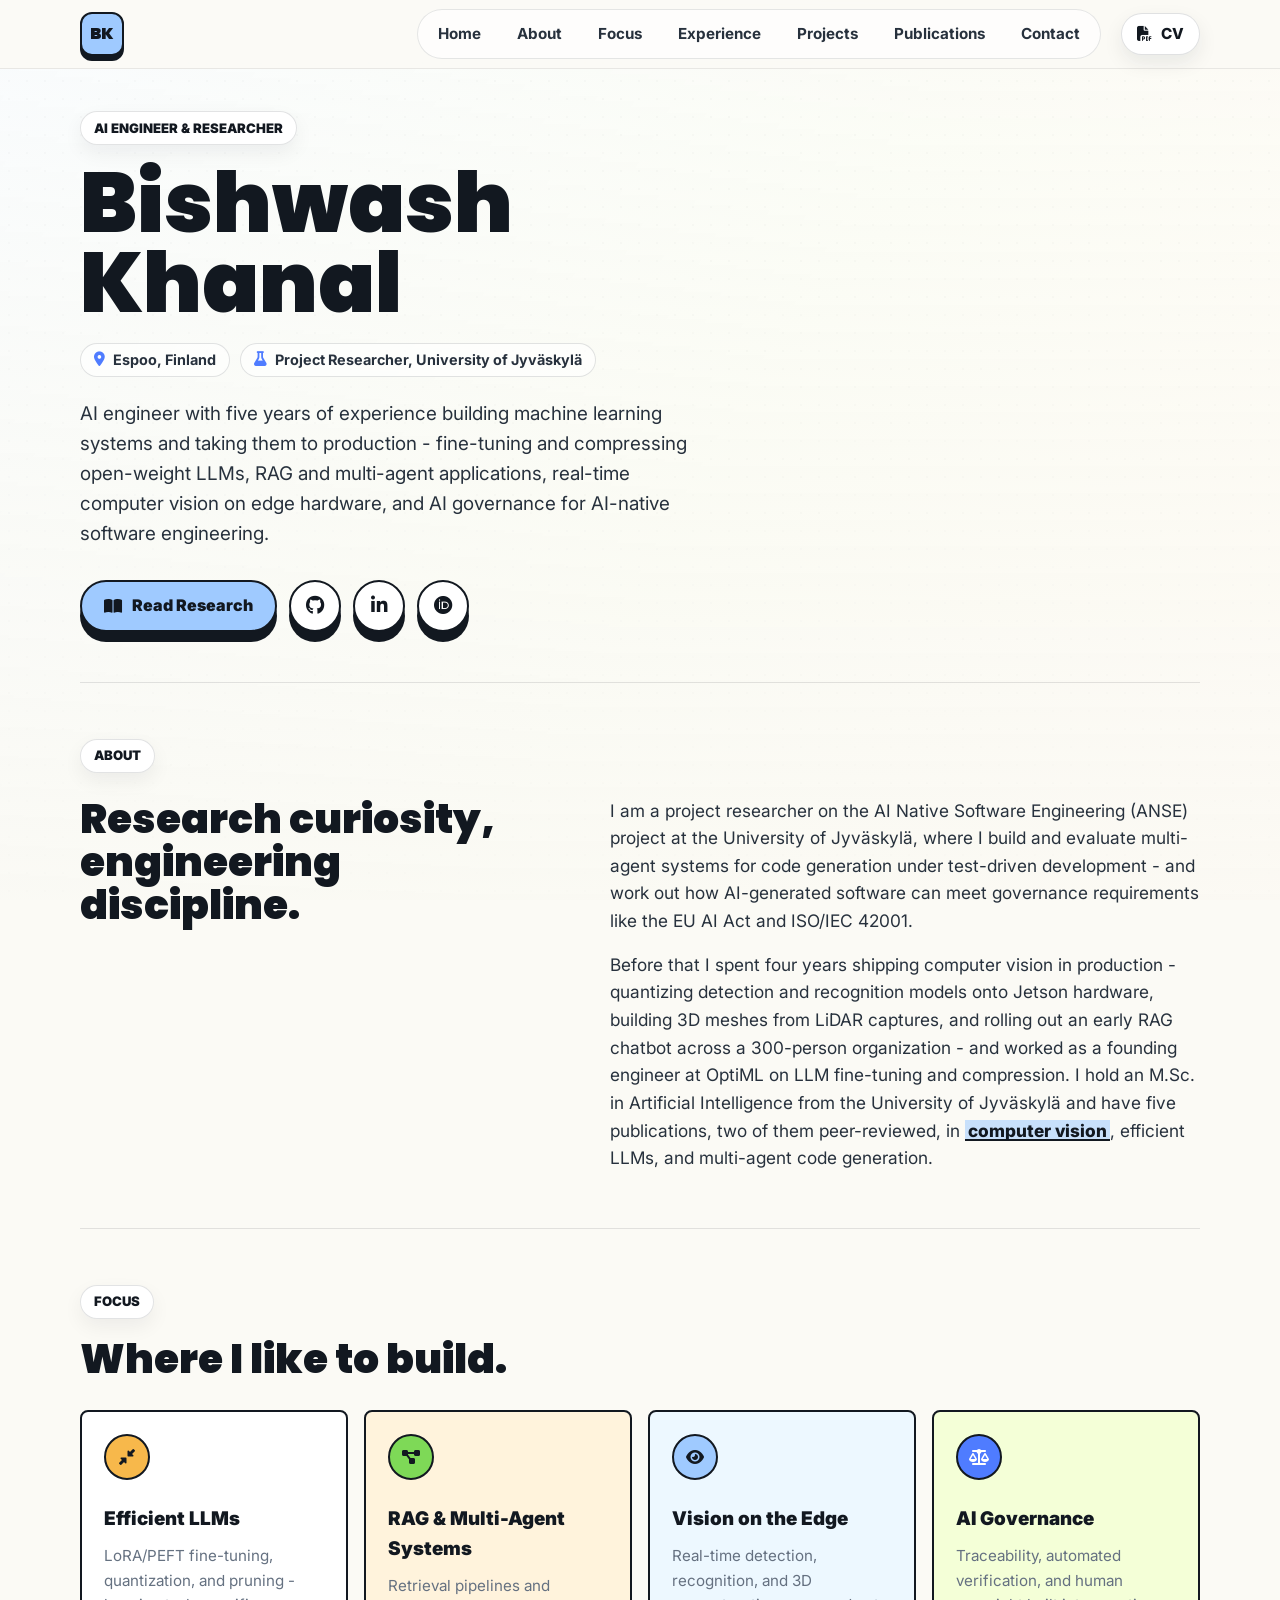
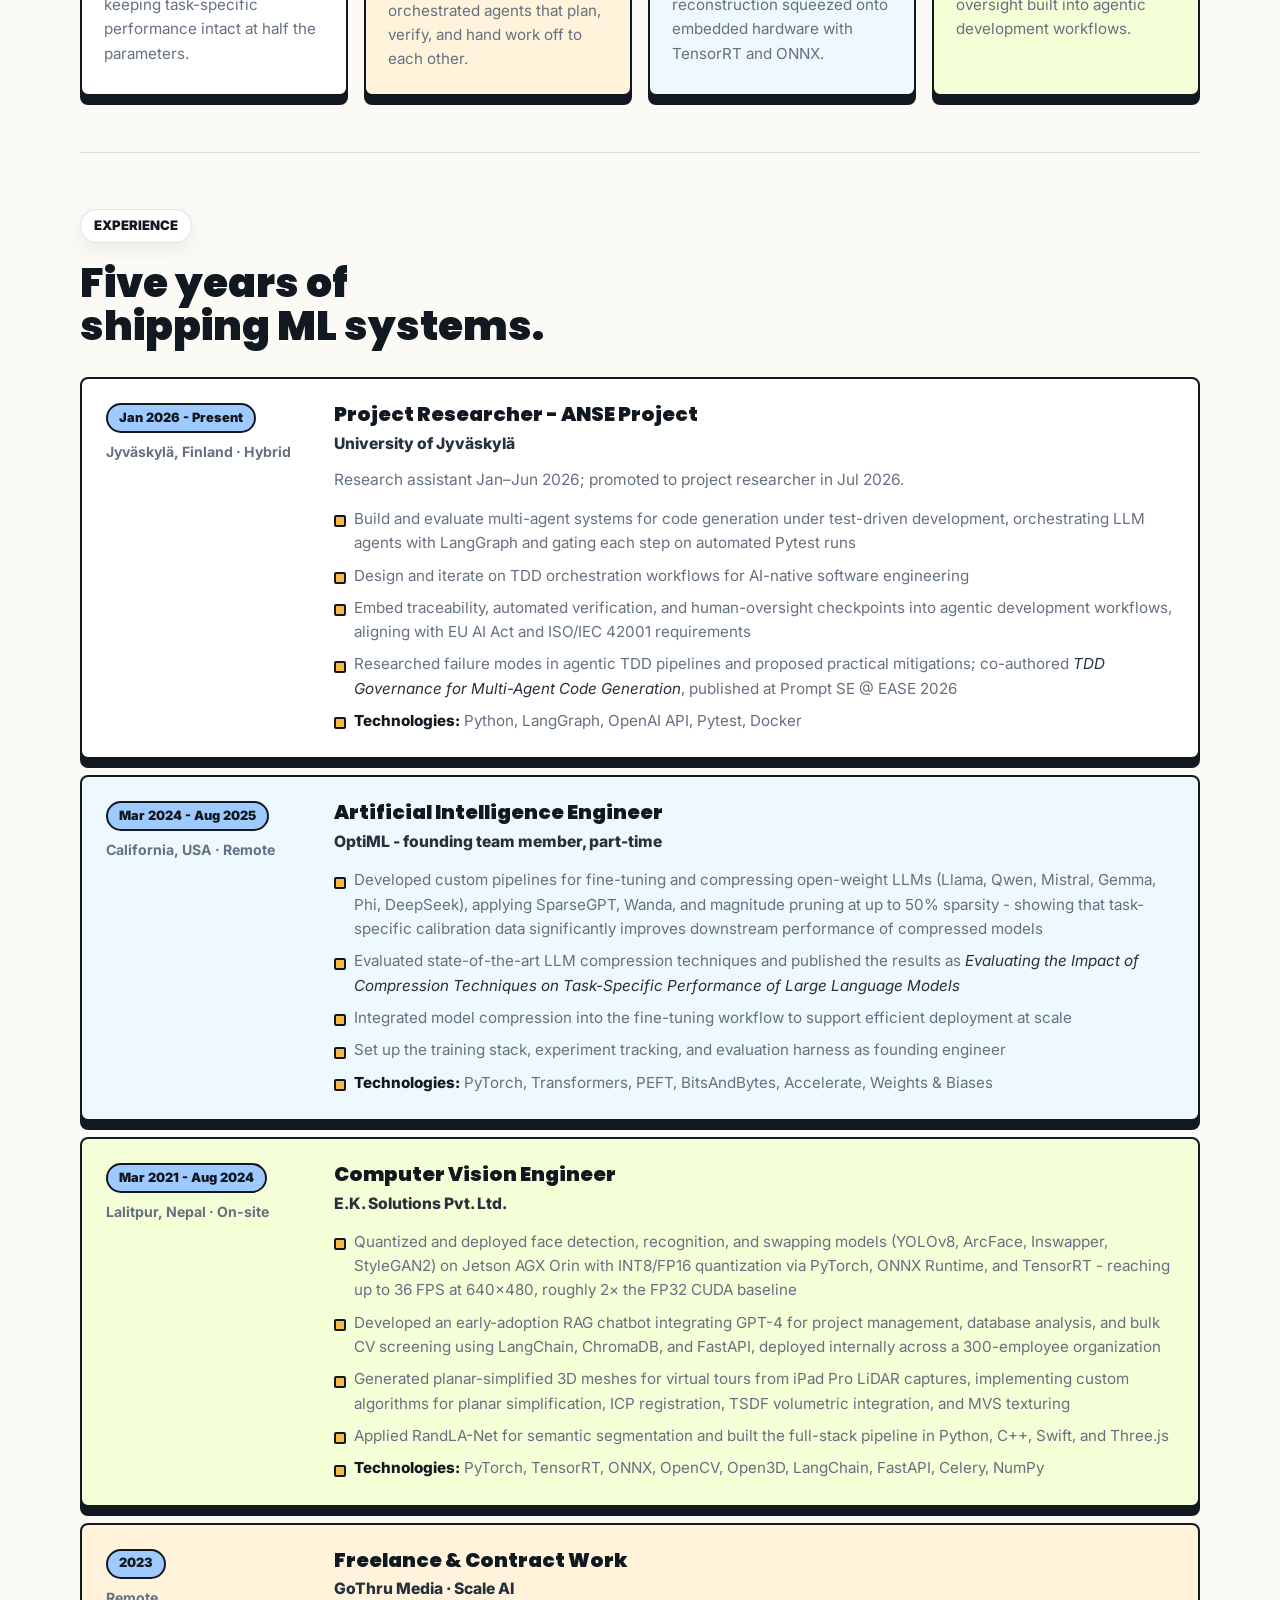
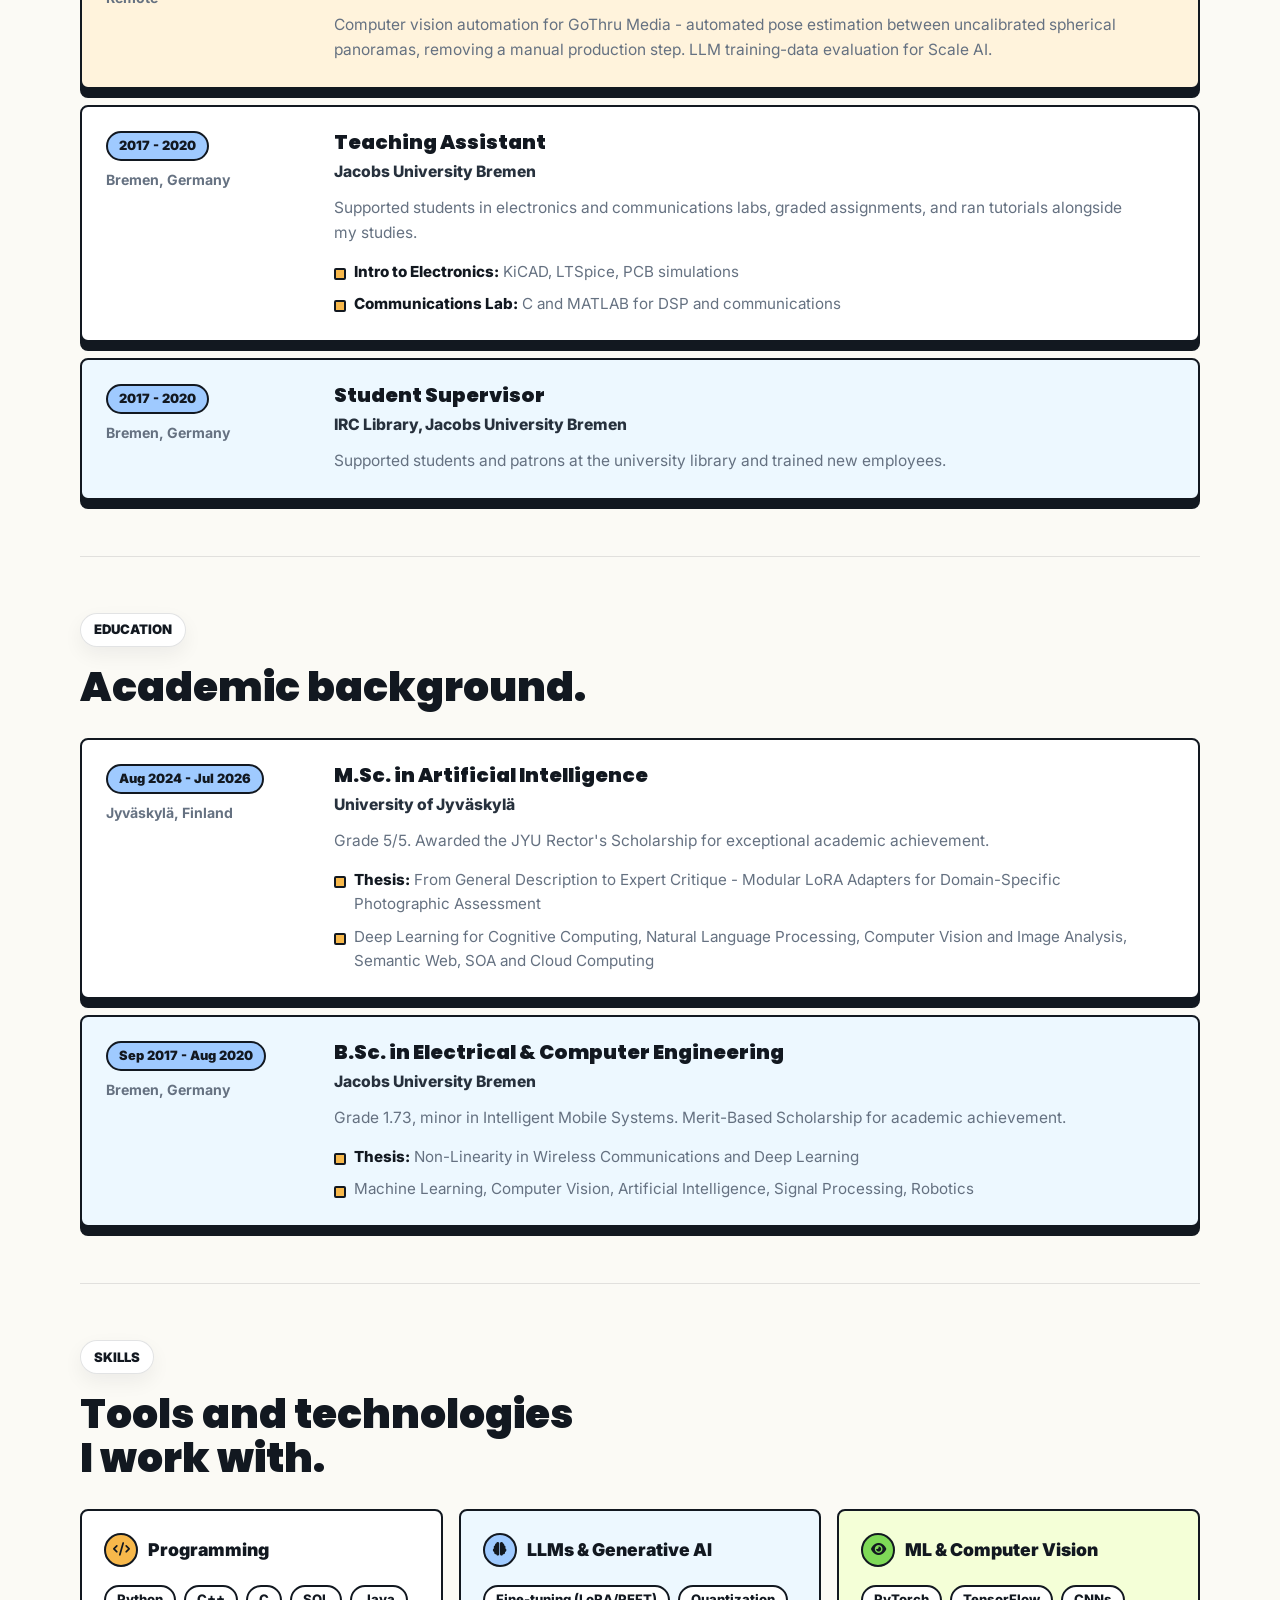
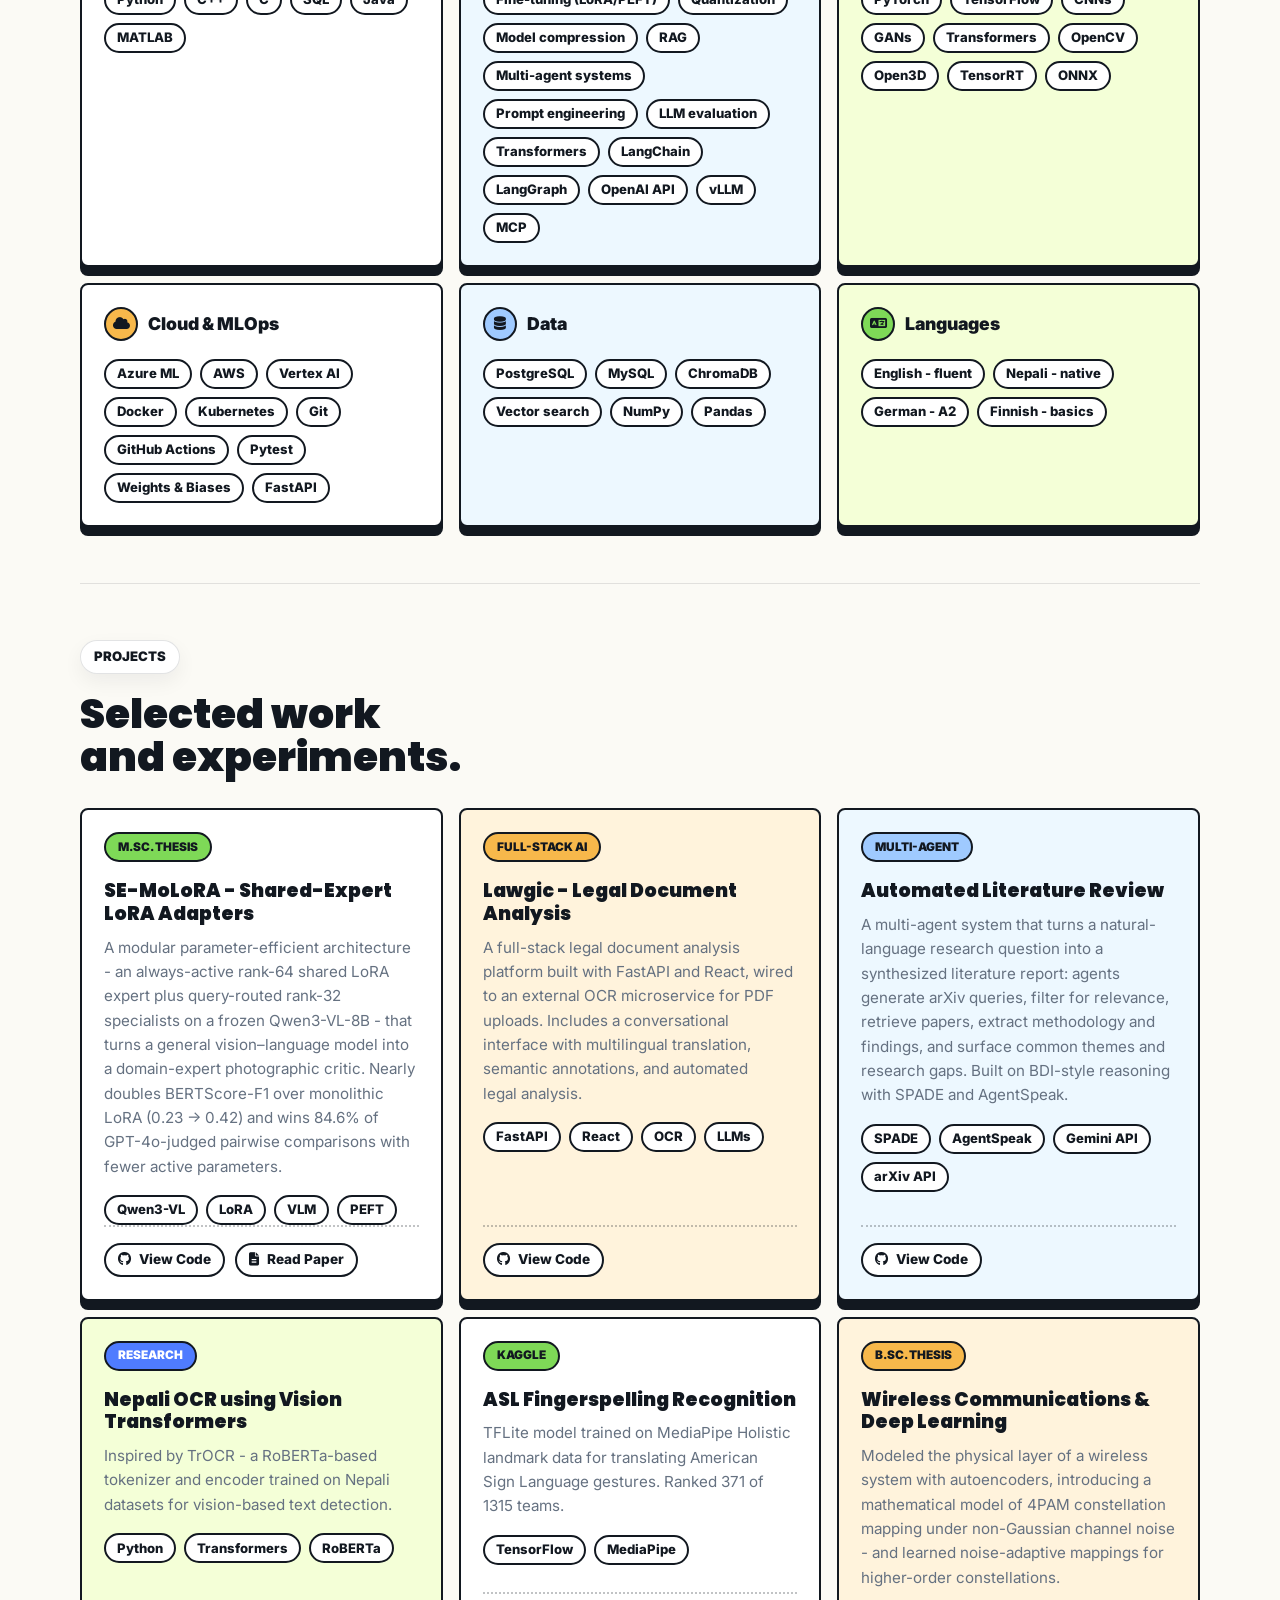
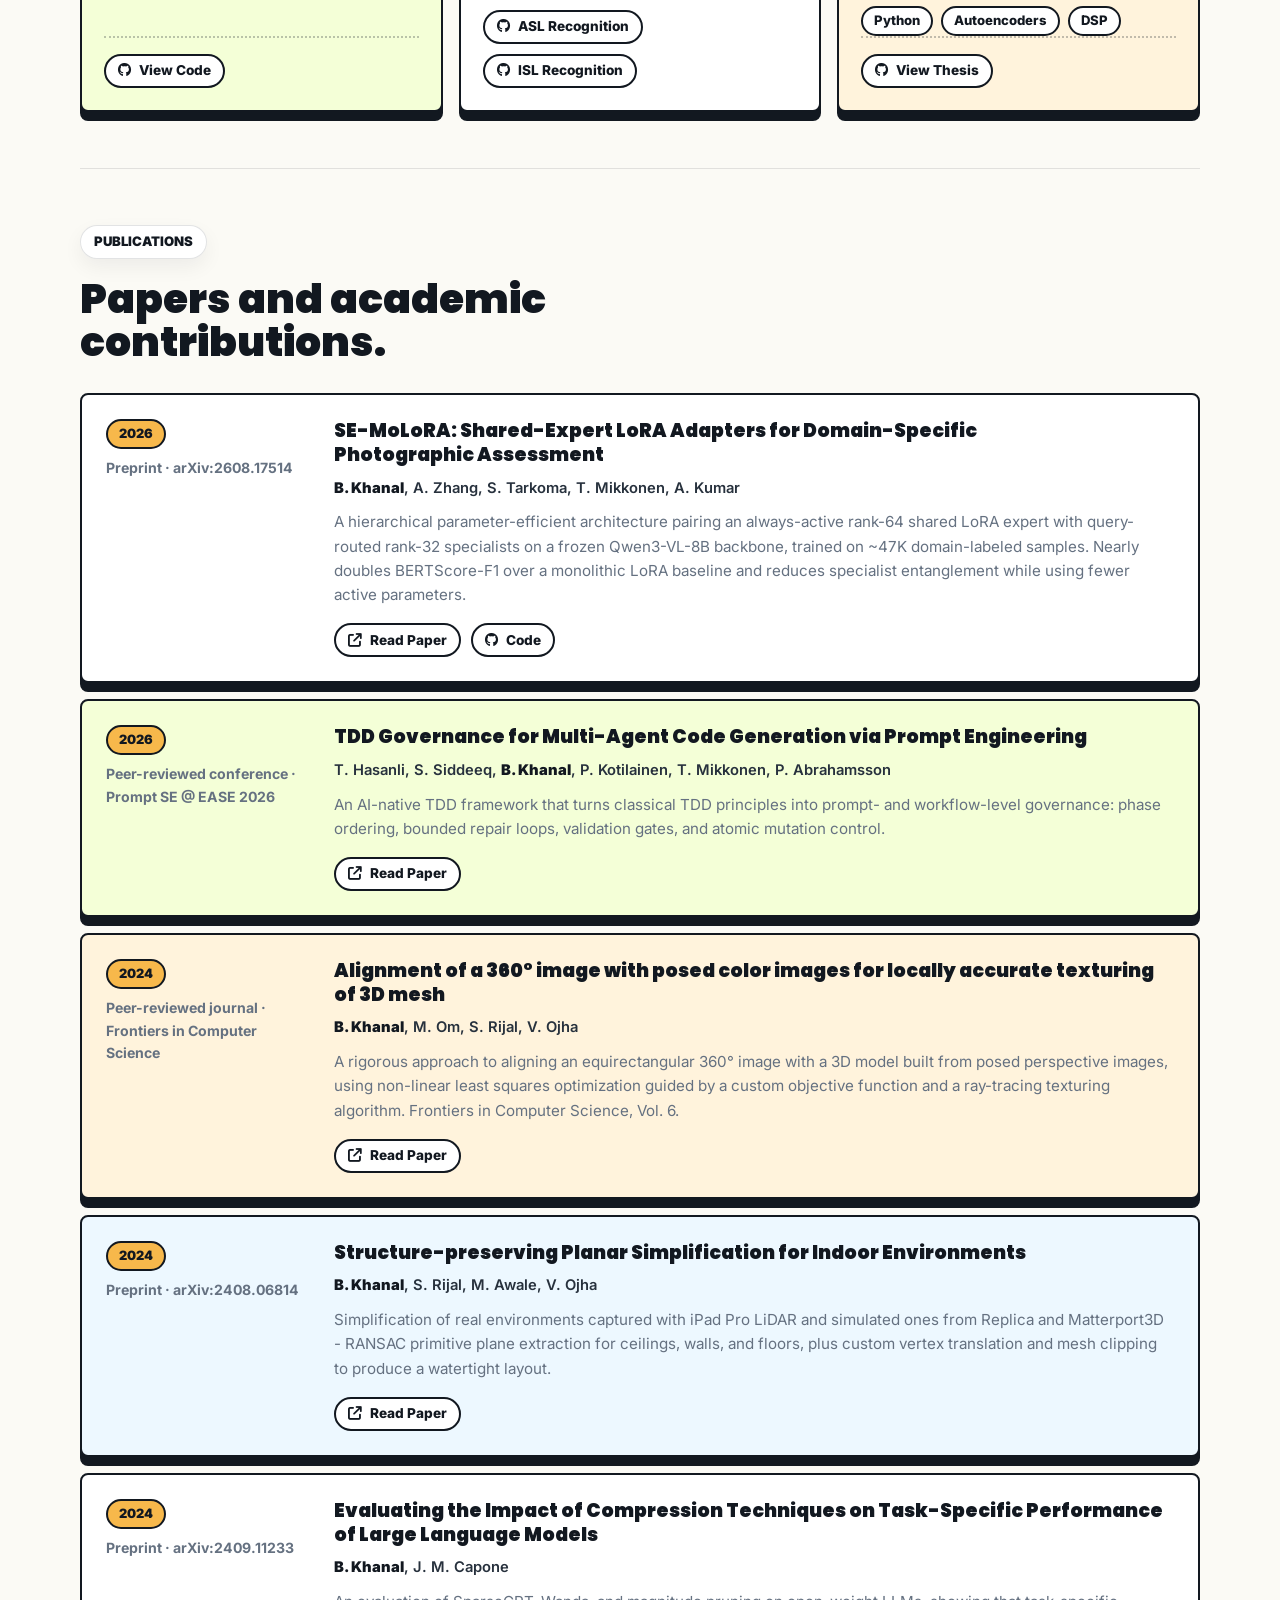
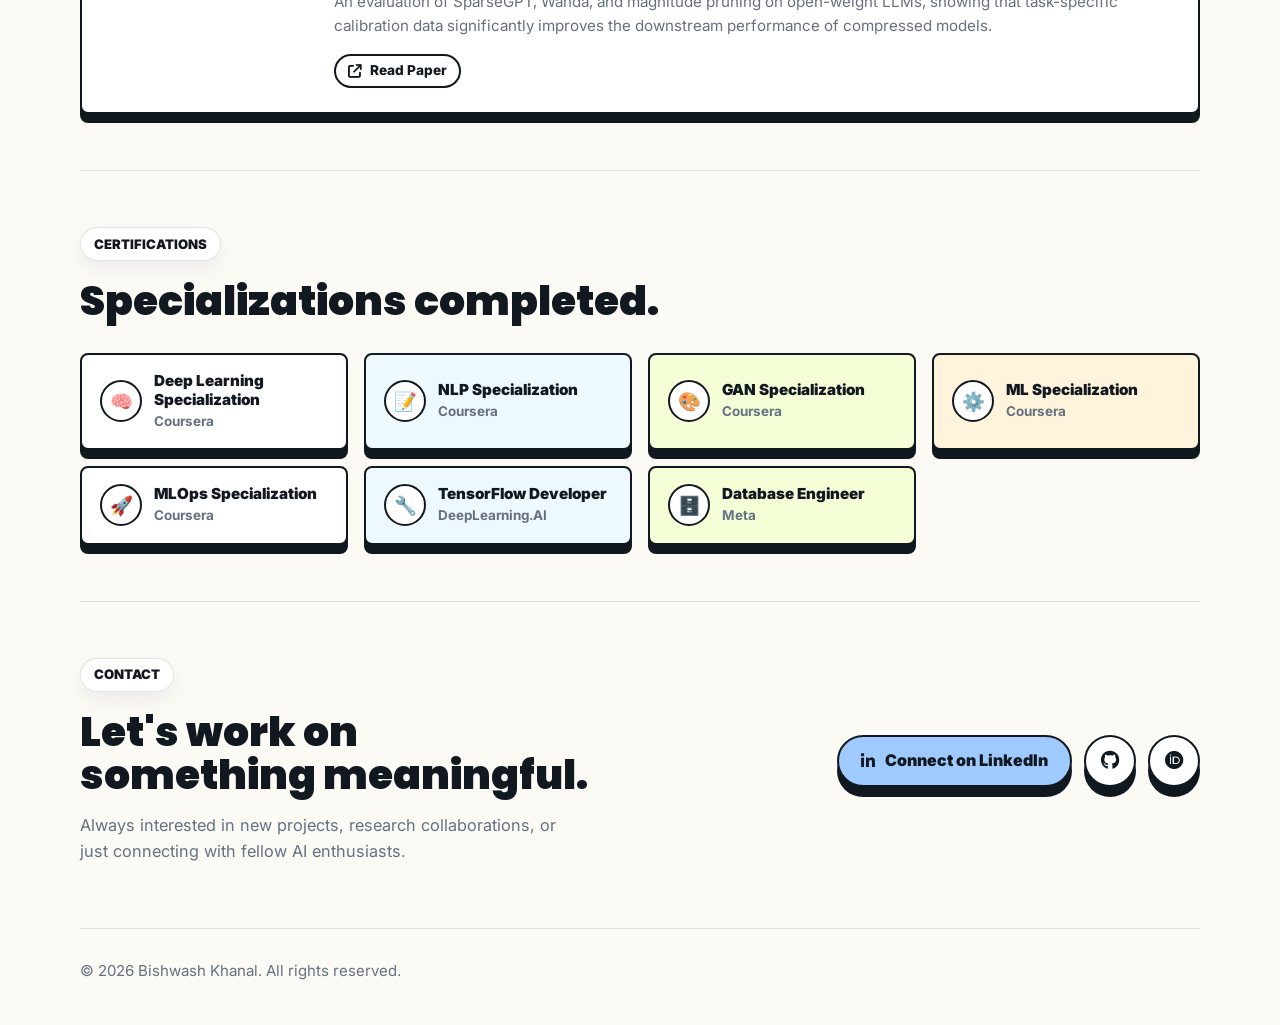
<file: index.html>
<!doctype html>
<html lang="en">
  <head>
    <meta charset="UTF-8" />
    <meta name="viewport" content="width=device-width, initial-scale=1.0" />
    <title>Bishwash Khanal</title>
    <meta
      name="description"
      content="Bishwash Khanal is an AI engineer and researcher in Espoo, Finland, working on LLM fine-tuning and compression, RAG and multi-agent systems, real-time computer vision on edge hardware, and AI governance for AI-native software engineering."
    />
    <meta name="theme-color" content="#fbfaf5" />
    <link rel="icon" href="assets/favicon.svg" type="image/svg+xml" />
    <link rel="apple-touch-icon" href="assets/apple-touch-icon.png" />
    <script>
      if ("scrollRestoration" in history) {
        history.scrollRestoration = "manual";
      }
    </script>
    <link rel="preconnect" href="https://fonts.googleapis.com" />
    <link rel="preconnect" href="https://fonts.gstatic.com" crossorigin />
    <link
      href="https://fonts.googleapis.com/css2?family=Inter:wght@400;500;600;700;800;900&family=Poppins:wght@500;700;800;900&display=swap"
      rel="stylesheet"
    />
    <link
      href="https://cdnjs.cloudflare.com/ajax/libs/font-awesome/6.4.2/css/all.min.css"
      rel="stylesheet"
    />
    <link rel="stylesheet" href="assets/style/styles.css" />
  </head>
  <body>
    <a class="skip-link" href="#top">Skip to content</a>
    <div class="background" aria-hidden="true"></div>

    <header class="site-header">
      <nav class="navbar" aria-label="Main navigation">
        <a class="nav-brand" href="#top" aria-label="Bishwash Khanal - back to top">
          <span class="nav-mark" aria-hidden="true">BK</span>
        </a>
        <button
          class="nav-toggle"
          type="button"
          aria-expanded="false"
          aria-controls="mobile-menu"
          aria-label="Open navigation"
        >
          <i class="fas fa-bars nav-toggle-open" aria-hidden="true"></i>
          <i class="fas fa-xmark nav-toggle-close" aria-hidden="true"></i>
        </button>
        <div class="nav-panel" id="mobile-menu">
          <div class="nav-links" aria-label="Primary pages">
            <a href="#top">Home</a>
            <a href="#about">About</a>
            <a href="#focus">Focus</a>
            <a href="#experience">Experience</a>
            <a href="#projects">Projects</a>
            <a href="#publications">Publications</a>
            <a href="#contact">Contact</a>
          </div>
          <a class="nav-cv" href="cv.pdf" download>
            <i class="fas fa-file-pdf" aria-hidden="true"></i>
            <span>CV</span>
          </a>
        </div>
      </nav>
    </header>

    <main id="top" tabindex="-1">
      <section class="hero shell" aria-labelledby="main-title">
        <div class="hero-copy">
          <p class="eyebrow">AI Engineer &amp; Researcher</p>
          <h1 class="title" id="main-title">Bishwash Khanal</h1>
          <div class="hero-meta">
            <span>
              <i class="fas fa-map-marker-alt" aria-hidden="true"></i>
              Espoo, Finland
            </span>
            <span>
              <i class="fas fa-flask" aria-hidden="true"></i>
              Project Researcher, University of Jyväskylä
            </span>
          </div>
          <p class="hero-text">
            AI engineer with five years of experience building machine learning
            systems and taking them to production - fine-tuning and compressing
            open-weight LLMs, RAG and multi-agent applications, real-time
            computer vision on edge hardware, and AI governance for AI-native
            software engineering.
          </p>
          <div class="hero-actions" aria-label="Primary links">
            <a class="btn" href="#publications">
              <i class="fas fa-book-open" aria-hidden="true"></i>
              <span>Read Research</span>
            </a>
            <a
              class="social-btn"
              href="https://github.com/bikhanal"
              target="_blank"
              rel="noreferrer"
              aria-label="GitHub"
            >
              <i class="fab fa-github" aria-hidden="true"></i>
            </a>
            <a
              class="social-btn"
              href="https://www.linkedin.com/in/khanal-bishwash/"
              target="_blank"
              rel="noreferrer"
              aria-label="LinkedIn"
            >
              <i class="fab fa-linkedin-in" aria-hidden="true"></i>
            </a>
            <a
              class="social-btn"
              href="https://orcid.org/0009-0008-6972-4660/"
              target="_blank"
              rel="noreferrer"
              aria-label="ORCID"
            >
              <i class="fab fa-orcid" aria-hidden="true"></i>
            </a>
          </div>
        </div>
      </section>

      <section
        class="about-section shell"
        id="about"
        aria-labelledby="about-title"
      >
        <p class="section-label">About</p>
        <div class="section-grid">
          <h2 id="about-title">Research curiosity, engineering discipline.</h2>
          <div>
            <p>
              I am a project researcher on the AI Native Software Engineering
              (ANSE) project at the University of Jyväskylä, where I build and
              evaluate multi-agent systems for code generation under test-driven
              development - and work out how AI-generated software can meet
              governance requirements like the EU AI Act and ISO/IEC 42001.
            </p>
            <p>
              Before that I spent four years shipping computer vision in
              production - quantizing detection and recognition models onto
              Jetson hardware, building 3D meshes from LiDAR captures, and
              rolling out an early RAG chatbot across a 300-person organization
              - and worked as a founding engineer at OptiML on LLM fine-tuning
              and compression. I hold an M.Sc. in Artificial Intelligence from
              the University of Jyväskylä and have five publications, two of
              them peer-reviewed, in
              <a
                class="inline-link"
                href="https://doi.org/10.3389/fcomp.2024.1388174"
                target="_blank"
                rel="noreferrer"
                >computer vision</a
              >, efficient LLMs, and multi-agent code generation.
            </p>
          </div>
        </div>
      </section>

      <section
        class="focus-section shell"
        id="focus"
        aria-labelledby="focus-title"
      >
        <div class="section-heading">
          <p class="section-label">Focus</p>
          <h2 id="focus-title">Where I like to build.</h2>
        </div>
        <div class="focus-grid">
          <article class="focus-card">
            <span class="card-icon">
              <i class="fas fa-compress-alt" aria-hidden="true"></i>
            </span>
            <h3>Efficient LLMs</h3>
            <p>
              LoRA/PEFT fine-tuning, quantization, and pruning - keeping
              task-specific performance intact at half the parameters.
            </p>
          </article>
          <article class="focus-card">
            <span class="card-icon">
              <i class="fas fa-diagram-project" aria-hidden="true"></i>
            </span>
            <h3>RAG &amp; Multi-Agent Systems</h3>
            <p>
              Retrieval pipelines and orchestrated agents that plan, verify, and
              hand work off to each other.
            </p>
          </article>
          <article class="focus-card">
            <span class="card-icon">
              <i class="fas fa-eye" aria-hidden="true"></i>
            </span>
            <h3>Vision on the Edge</h3>
            <p>
              Real-time detection, recognition, and 3D reconstruction squeezed
              onto embedded hardware with TensorRT and ONNX.
            </p>
          </article>
          <article class="focus-card">
            <span class="card-icon">
              <i class="fas fa-scale-balanced" aria-hidden="true"></i>
            </span>
            <h3>AI Governance</h3>
            <p>
              Traceability, automated verification, and human oversight built
              into agentic development workflows.
            </p>
          </article>
        </div>
      </section>

      <section
        class="entry-section shell"
        id="experience"
        aria-labelledby="experience-title"
      >
        <div class="section-heading">
          <p class="section-label">Experience</p>
          <h2 id="experience-title">Five years of shipping ML systems.</h2>
        </div>
        <div class="entry-list">
          <article class="entry">
            <div class="entry-meta">
              <span class="entry-date">Jan 2026 - Present</span>
              <span>Jyväskylä, Finland · Hybrid</span>
            </div>
            <div>
              <h3 class="entry-role">Project Researcher - ANSE Project</h3>
              <p class="entry-org">University of Jyväskylä</p>
              <p class="entry-text">
                Research assistant Jan–Jun 2026; promoted to project researcher
                in Jul 2026.
              </p>
              <ul class="entry-points">
                <li>
                  Build and evaluate multi-agent systems for code generation
                  under test-driven development, orchestrating LLM agents with
                  LangGraph and gating each step on automated Pytest runs
                </li>
                <li>
                  Design and iterate on TDD orchestration workflows for
                  AI-native software engineering
                </li>
                <li>
                  Embed traceability, automated verification, and
                  human-oversight checkpoints into agentic development
                  workflows, aligning with EU AI Act and ISO/IEC 42001
                  requirements
                </li>
                <li>
                  Researched failure modes in agentic TDD pipelines and proposed
                  practical mitigations; co-authored
                  <em>TDD Governance for Multi-Agent Code Generation</em>,
                  published at Prompt SE @ EASE 2026
                </li>
                <li>
                  <strong>Technologies:</strong> Python, LangGraph, OpenAI API,
                  Pytest, Docker
                </li>
              </ul>
            </div>
          </article>

          <article class="entry">
            <div class="entry-meta">
              <span class="entry-date">Mar 2024 - Aug 2025</span>
              <span>California, USA · Remote</span>
            </div>
            <div>
              <h3 class="entry-role">Artificial Intelligence Engineer</h3>
              <p class="entry-org">OptiML - founding team member, part-time</p>
              <ul class="entry-points">
                <li>
                  Developed custom pipelines for fine-tuning and compressing
                  open-weight LLMs (Llama, Qwen, Mistral, Gemma, Phi, DeepSeek),
                  applying SparseGPT, Wanda, and magnitude pruning at up to 50%
                  sparsity - showing that task-specific calibration data
                  significantly improves downstream performance of compressed
                  models
                </li>
                <li>
                  Evaluated state-of-the-art LLM compression techniques and
                  published the results as
                  <em>Evaluating the Impact of Compression Techniques on
                  Task-Specific Performance of Large Language Models</em>
                </li>
                <li>
                  Integrated model compression into the fine-tuning workflow to
                  support efficient deployment at scale
                </li>
                <li>
                  Set up the training stack, experiment tracking, and evaluation
                  harness as founding engineer
                </li>
                <li>
                  <strong>Technologies:</strong> PyTorch, Transformers, PEFT,
                  BitsAndBytes, Accelerate, Weights &amp; Biases
                </li>
              </ul>
            </div>
          </article>

          <article class="entry">
            <div class="entry-meta">
              <span class="entry-date">Mar 2021 - Aug 2024</span>
              <span>Lalitpur, Nepal · On-site</span>
            </div>
            <div>
              <h3 class="entry-role">Computer Vision Engineer</h3>
              <p class="entry-org">E.K. Solutions Pvt. Ltd.</p>
              <ul class="entry-points">
                <li>
                  Quantized and deployed face detection, recognition, and
                  swapping models (YOLOv8, ArcFace, Inswapper, StyleGAN2) on
                  Jetson AGX Orin with INT8/FP16 quantization via PyTorch, ONNX
                  Runtime, and TensorRT - reaching up to 36 FPS at 640×480,
                  roughly 2× the FP32 CUDA baseline
                </li>
                <li>
                  Developed an early-adoption RAG chatbot integrating GPT-4 for
                  project management, database analysis, and bulk CV screening
                  using LangChain, ChromaDB, and FastAPI, deployed internally
                  across a 300-employee organization
                </li>
                <li>
                  Generated planar-simplified 3D meshes for virtual tours from
                  iPad Pro LiDAR captures, implementing custom algorithms for
                  planar simplification, ICP registration, TSDF volumetric
                  integration, and MVS texturing
                </li>
                <li>
                  Applied RandLA-Net for semantic segmentation and built the
                  full-stack pipeline in Python, C++, Swift, and Three.js
                </li>
                <li>
                  <strong>Technologies:</strong> PyTorch, TensorRT, ONNX,
                  OpenCV, Open3D, LangChain, FastAPI, Celery, NumPy
                </li>
              </ul>
            </div>
          </article>

          <article class="entry">
            <div class="entry-meta">
              <span class="entry-date">2023</span>
              <span>Remote</span>
            </div>
            <div>
              <h3 class="entry-role">Freelance &amp; Contract Work</h3>
              <p class="entry-org">GoThru Media · Scale AI</p>
              <p class="entry-text">
                Computer vision automation for GoThru Media - automated pose
                estimation between uncalibrated spherical panoramas, removing a
                manual production step. LLM training-data evaluation for Scale
                AI.
              </p>
            </div>
          </article>

          <article class="entry">
            <div class="entry-meta">
              <span class="entry-date">2017 - 2020</span>
              <span>Bremen, Germany</span>
            </div>
            <div>
              <h3 class="entry-role">Teaching Assistant</h3>
              <p class="entry-org">Jacobs University Bremen</p>
              <p class="entry-text">
                Supported students in electronics and communications labs,
                graded assignments, and ran tutorials alongside my studies.
              </p>
              <ul class="entry-points">
                <li>
                  <strong>Intro to Electronics:</strong> KiCAD, LTSpice, PCB
                  simulations
                </li>
                <li>
                  <strong>Communications Lab:</strong> C and MATLAB for DSP and
                  communications
                </li>
              </ul>
            </div>
          </article>

          <article class="entry">
            <div class="entry-meta">
              <span class="entry-date">2017 - 2020</span>
              <span>Bremen, Germany</span>
            </div>
            <div>
              <h3 class="entry-role">Student Supervisor</h3>
              <p class="entry-org">IRC Library, Jacobs University Bremen</p>
              <p class="entry-text">
                Supported students and patrons at the university library and
                trained new employees.
              </p>
            </div>
          </article>
        </div>
      </section>

      <section
        class="entry-section shell"
        id="education"
        aria-labelledby="education-title"
      >
        <div class="section-heading">
          <p class="section-label">Education</p>
          <h2 id="education-title">Academic background.</h2>
        </div>
        <div class="entry-list">
          <article class="entry">
            <div class="entry-meta">
              <span class="entry-date">Aug 2024 - Jul 2026</span>
              <span>Jyväskylä, Finland</span>
            </div>
            <div>
              <h3 class="entry-role">M.Sc. in Artificial Intelligence</h3>
              <p class="entry-org">University of Jyväskylä</p>
              <p class="entry-text">
                Grade 5/5. Awarded the JYU Rector's Scholarship for exceptional
                academic achievement.
              </p>
              <ul class="entry-points">
                <li>
                  <strong>Thesis:</strong> From General Description to Expert
                  Critique - Modular LoRA Adapters for Domain-Specific
                  Photographic Assessment
                </li>
                <li>
                  Deep Learning for Cognitive Computing, Natural Language
                  Processing, Computer Vision and Image Analysis, Semantic Web,
                  SOA and Cloud Computing
                </li>
              </ul>
            </div>
          </article>

          <article class="entry">
            <div class="entry-meta">
              <span class="entry-date">Sep 2017 - Aug 2020</span>
              <span>Bremen, Germany</span>
            </div>
            <div>
              <h3 class="entry-role">
                B.Sc. in Electrical &amp; Computer Engineering
              </h3>
              <p class="entry-org">Jacobs University Bremen</p>
              <p class="entry-text">
                Grade 1.73, minor in Intelligent Mobile Systems. Merit-Based
                Scholarship for academic achievement.
              </p>
              <ul class="entry-points">
                <li>
                  <strong>Thesis:</strong> Non-Linearity in Wireless
                  Communications and Deep Learning
                </li>
                <li>
                  Machine Learning, Computer Vision, Artificial Intelligence,
                  Signal Processing, Robotics
                </li>
              </ul>
            </div>
          </article>
        </div>
      </section>

      <section
        class="skills-section shell"
        id="skills"
        aria-labelledby="skills-title"
      >
        <div class="section-heading">
          <p class="section-label">Skills</p>
          <h2 id="skills-title">Tools and technologies I work with.</h2>
        </div>
        <div class="skills-grid">
          <article class="skill-card">
            <h3><i class="fas fa-code" aria-hidden="true"></i> Programming</h3>
            <div class="tag-list">
              <span class="tag">Python</span>
              <span class="tag">C++</span>
              <span class="tag">C</span>
              <span class="tag">SQL</span>
              <span class="tag">Java</span>
              <span class="tag">MATLAB</span>
            </div>
          </article>

          <article class="skill-card">
            <h3>
              <i class="fas fa-brain" aria-hidden="true"></i> LLMs &amp;
              Generative AI
            </h3>
            <div class="tag-list">
              <span class="tag">Fine-tuning (LoRA/PEFT)</span>
              <span class="tag">Quantization</span>
              <span class="tag">Model compression</span>
              <span class="tag">RAG</span>
              <span class="tag">Multi-agent systems</span>
              <span class="tag">Prompt engineering</span>
              <span class="tag">LLM evaluation</span>
              <span class="tag">Transformers</span>
              <span class="tag">LangChain</span>
              <span class="tag">LangGraph</span>
              <span class="tag">OpenAI API</span>
              <span class="tag">vLLM</span>
              <span class="tag">MCP</span>
            </div>
          </article>

          <article class="skill-card">
            <h3>
              <i class="fas fa-eye" aria-hidden="true"></i> ML &amp; Computer
              Vision
            </h3>
            <div class="tag-list">
              <span class="tag">PyTorch</span>
              <span class="tag">TensorFlow</span>
              <span class="tag">CNNs</span>
              <span class="tag">GANs</span>
              <span class="tag">Transformers</span>
              <span class="tag">OpenCV</span>
              <span class="tag">Open3D</span>
              <span class="tag">TensorRT</span>
              <span class="tag">ONNX</span>
            </div>
          </article>

          <article class="skill-card">
            <h3>
              <i class="fas fa-cloud" aria-hidden="true"></i> Cloud &amp; MLOps
            </h3>
            <div class="tag-list">
              <span class="tag">Azure ML</span>
              <span class="tag">AWS</span>
              <span class="tag">Vertex AI</span>
              <span class="tag">Docker</span>
              <span class="tag">Kubernetes</span>
              <span class="tag">Git</span>
              <span class="tag">GitHub Actions</span>
              <span class="tag">Pytest</span>
              <span class="tag">Weights &amp; Biases</span>
              <span class="tag">FastAPI</span>
            </div>
          </article>

          <article class="skill-card">
            <h3><i class="fas fa-database" aria-hidden="true"></i> Data</h3>
            <div class="tag-list">
              <span class="tag">PostgreSQL</span>
              <span class="tag">MySQL</span>
              <span class="tag">ChromaDB</span>
              <span class="tag">Vector search</span>
              <span class="tag">NumPy</span>
              <span class="tag">Pandas</span>
            </div>
          </article>

          <article class="skill-card">
            <h3>
              <i class="fas fa-language" aria-hidden="true"></i> Languages
            </h3>
            <div class="tag-list">
              <span class="tag">English - fluent</span>
              <span class="tag">Nepali - native</span>
              <span class="tag">German - A2</span>
              <span class="tag">Finnish - basics</span>
            </div>
          </article>
        </div>
      </section>

      <section
        class="projects-section shell"
        id="projects"
        aria-labelledby="projects-title"
      >
        <div class="section-heading">
          <p class="section-label">Projects</p>
          <h2 id="projects-title">Selected work and experiments.</h2>
        </div>
        <div class="projects-grid">
          <article class="project-card">
            <span class="project-type">M.Sc. Thesis</span>
            <h3>SE-MoLoRA - Shared-Expert LoRA Adapters</h3>
            <p>
              A modular parameter-efficient architecture - an always-active
              rank-64 shared LoRA expert plus query-routed rank-32 specialists
              on a frozen Qwen3-VL-8B - that turns a general vision–language
              model into a domain-expert photographic critic. Nearly doubles
              BERTScore-F1 over monolithic LoRA (0.23 → 0.42) and wins 84.6% of
              GPT-4o-judged pairwise comparisons with fewer active parameters.
            </p>
            <div class="tag-list">
              <span class="tag">Qwen3-VL</span>
              <span class="tag">LoRA</span>
              <span class="tag">VLM</span>
              <span class="tag">PEFT</span>
            </div>
            <div class="card-links">
              <a
                class="card-link"
                href="https://github.com/bikhanal/semolora"
                target="_blank"
                rel="noreferrer"
              >
                <i class="fab fa-github" aria-hidden="true"></i> View Code
              </a>
              <a
                class="card-link"
                href="https://arxiv.org/abs/2608.17514"
                target="_blank"
                rel="noreferrer"
              >
                <i class="fas fa-file-lines" aria-hidden="true"></i> Read Paper
              </a>
            </div>
          </article>

          <article class="project-card">
            <span class="project-type">Full-Stack AI</span>
            <h3>Lawgic - Legal Document Analysis</h3>
            <p>
              A full-stack legal document analysis platform built with FastAPI
              and React, wired to an external OCR microservice for PDF uploads.
              Includes a conversational interface with multilingual translation,
              semantic annotations, and automated legal analysis.
            </p>
            <div class="tag-list">
              <span class="tag">FastAPI</span>
              <span class="tag">React</span>
              <span class="tag">OCR</span>
              <span class="tag">LLMs</span>
            </div>
            <div class="card-links">
              <a
                class="card-link"
                href="https://github.com/bikhanal/lawgic"
                target="_blank"
                rel="noreferrer"
              >
                <i class="fab fa-github" aria-hidden="true"></i> View Code
              </a>
            </div>
          </article>

          <article class="project-card">
            <span class="project-type">Multi-Agent</span>
            <h3>Automated Literature Review</h3>
            <p>
              A multi-agent system that turns a natural-language research
              question into a synthesized literature report: agents generate
              arXiv queries, filter for relevance, retrieve papers, extract
              methodology and findings, and surface common themes and research
              gaps. Built on BDI-style reasoning with SPADE and AgentSpeak.
            </p>
            <div class="tag-list">
              <span class="tag">SPADE</span>
              <span class="tag">AgentSpeak</span>
              <span class="tag">Gemini API</span>
              <span class="tag">arXiv API</span>
            </div>
            <div class="card-links">
              <a
                class="card-link"
                href="https://github.com/bikhanal/agentic_technologies_project"
                target="_blank"
                rel="noreferrer"
              >
                <i class="fab fa-github" aria-hidden="true"></i> View Code
              </a>
            </div>
          </article>

          <article class="project-card">
            <span class="project-type">Research</span>
            <h3>Nepali OCR using Vision Transformers</h3>
            <p>
              Inspired by TrOCR - a RoBERTa-based tokenizer and encoder trained
              on Nepali datasets for vision-based text detection.
            </p>
            <div class="tag-list">
              <span class="tag">Python</span>
              <span class="tag">Transformers</span>
              <span class="tag">RoBERTa</span>
            </div>
            <div class="card-links">
              <a
                class="card-link"
                href="https://github.com/bikhanal/nepali-roberta"
                target="_blank"
                rel="noreferrer"
              >
                <i class="fab fa-github" aria-hidden="true"></i> View Code
              </a>
            </div>
          </article>

          <article class="project-card">
            <span class="project-type">Kaggle</span>
            <h3>ASL Fingerspelling Recognition</h3>
            <p>
              TFLite model trained on MediaPipe Holistic landmark data for
              translating American Sign Language gestures. Ranked 371 of 1315
              teams.
            </p>
            <div class="tag-list">
              <span class="tag">TensorFlow</span>
              <span class="tag">MediaPipe</span>
            </div>
            <div class="card-links">
              <a
                class="card-link"
                href="https://github.com/bikhanal/gaslfr-kaggle"
                target="_blank"
                rel="noreferrer"
              >
                <i class="fab fa-github" aria-hidden="true"></i> ASL Recognition
              </a>
              <a
                class="card-link"
                href="https://github.com/bikhanal/gislr-kaggle"
                target="_blank"
                rel="noreferrer"
              >
                <i class="fab fa-github" aria-hidden="true"></i> ISL Recognition
              </a>
            </div>
          </article>

          <article class="project-card">
            <span class="project-type">B.Sc. Thesis</span>
            <h3>Wireless Communications &amp; Deep Learning</h3>
            <p>
              Modeled the physical layer of a wireless system with autoencoders,
              introducing a mathematical model of 4PAM constellation mapping
              under non-Gaussian channel noise - and learned noise-adaptive
              mappings for higher-order constellations.
            </p>
            <div class="tag-list">
              <span class="tag">Python</span>
              <span class="tag">Autoencoders</span>
              <span class="tag">DSP</span>
            </div>
            <div class="card-links">
              <a
                class="card-link"
                href="https://github.com/bikhanal/bachelors-thesis"
                target="_blank"
                rel="noreferrer"
              >
                <i class="fab fa-github" aria-hidden="true"></i> View Thesis
              </a>
            </div>
          </article>
        </div>
      </section>

      <section
        class="publications-section shell"
        id="publications"
        aria-labelledby="publications-title"
      >
        <div class="section-heading">
          <p class="section-label">Publications</p>
          <h2 id="publications-title">Papers and academic contributions.</h2>
        </div>
        <div class="publications-list">
          <article class="publication">
            <div class="publication-meta">
              <span class="publication-year">2026</span>
              <span>Preprint · arXiv:2608.17514</span>
            </div>
            <div>
              <h3>
                SE-MoLoRA: Shared-Expert LoRA Adapters for Domain-Specific
                Photographic Assessment
              </h3>
              <p class="publication-authors">
                <strong>B. Khanal</strong>, A. Zhang, S. Tarkoma, T. Mikkonen,
                A. Kumar
              </p>
              <p class="publication-abstract">
                A hierarchical parameter-efficient architecture pairing an
                always-active rank-64 shared LoRA expert with query-routed
                rank-32 specialists on a frozen Qwen3-VL-8B backbone, trained on
                ~47K domain-labeled samples. Nearly doubles BERTScore-F1 over a
                monolithic LoRA baseline and reduces specialist entanglement
                while using fewer active parameters.
              </p>
              <div class="card-links">
                <a
                  class="card-link"
                  href="https://arxiv.org/abs/2608.17514"
                  target="_blank"
                  rel="noreferrer"
                >
                  <i
                    class="fas fa-arrow-up-right-from-square"
                    aria-hidden="true"
                  ></i>
                  Read Paper
                </a>
                <a
                  class="card-link"
                  href="https://github.com/bikhanal/semolora"
                  target="_blank"
                  rel="noreferrer"
                >
                  <i class="fab fa-github" aria-hidden="true"></i> Code
                </a>
              </div>
            </div>
          </article>

          <article class="publication">
            <div class="publication-meta">
              <span class="publication-year">2026</span>
              <span>Peer-reviewed conference · Prompt SE @ EASE 2026</span>
            </div>
            <div>
              <h3>
                TDD Governance for Multi-Agent Code Generation via Prompt
                Engineering
              </h3>
              <p class="publication-authors">
                T. Hasanli, S. Siddeeq, <strong>B. Khanal</strong>, P.
                Kotilainen, T. Mikkonen, P. Abrahamsson
              </p>
              <p class="publication-abstract">
                An AI-native TDD framework that turns classical TDD principles
                into prompt- and workflow-level governance: phase ordering,
                bounded repair loops, validation gates, and atomic mutation
                control.
              </p>
              <div class="card-links">
                <a
                  class="card-link"
                  href="https://doi.org/10.48550/arXiv.2604.26615"
                  target="_blank"
                  rel="noreferrer"
                >
                  <i
                    class="fas fa-arrow-up-right-from-square"
                    aria-hidden="true"
                  ></i>
                  Read Paper
                </a>
              </div>
            </div>
          </article>

          <article class="publication">
            <div class="publication-meta">
              <span class="publication-year">2024</span>
              <span>Peer-reviewed journal · Frontiers in Computer Science</span>
            </div>
            <div>
              <h3>
                Alignment of a 360° image with posed color images for locally
                accurate texturing of 3D mesh
              </h3>
              <p class="publication-authors">
                <strong>B. Khanal</strong>, M. Om, S. Rijal, V. Ojha
              </p>
              <p class="publication-abstract">
                A rigorous approach to aligning an equirectangular 360° image
                with a 3D model built from posed perspective images, using
                non-linear least squares optimization guided by a custom
                objective function and a ray-tracing texturing algorithm.
                Frontiers in Computer Science, Vol. 6.
              </p>
              <div class="card-links">
                <a
                  class="card-link"
                  href="https://doi.org/10.3389/fcomp.2024.1388174"
                  target="_blank"
                  rel="noreferrer"
                >
                  <i
                    class="fas fa-arrow-up-right-from-square"
                    aria-hidden="true"
                  ></i>
                  Read Paper
                </a>
              </div>
            </div>
          </article>

          <article class="publication">
            <div class="publication-meta">
              <span class="publication-year">2024</span>
              <span>Preprint · arXiv:2408.06814</span>
            </div>
            <div>
              <h3>
                Structure-preserving Planar Simplification for Indoor
                Environments
              </h3>
              <p class="publication-authors">
                <strong>B. Khanal</strong>, S. Rijal, M. Awale, V. Ojha
              </p>
              <p class="publication-abstract">
                Simplification of real environments captured with iPad Pro LiDAR
                and simulated ones from Replica and Matterport3D - RANSAC
                primitive plane extraction for ceilings, walls, and floors, plus
                custom vertex translation and mesh clipping to produce a
                watertight layout.
              </p>
              <div class="card-links">
                <a
                  class="card-link"
                  href="https://doi.org/10.48550/arXiv.2408.06814"
                  target="_blank"
                  rel="noreferrer"
                >
                  <i
                    class="fas fa-arrow-up-right-from-square"
                    aria-hidden="true"
                  ></i>
                  Read Paper
                </a>
              </div>
            </div>
          </article>

          <article class="publication">
            <div class="publication-meta">
              <span class="publication-year">2024</span>
              <span>Preprint · arXiv:2409.11233</span>
            </div>
            <div>
              <h3>
                Evaluating the Impact of Compression Techniques on Task-Specific
                Performance of Large Language Models
              </h3>
              <p class="publication-authors">
                <strong>B. Khanal</strong>, J. M. Capone
              </p>
              <p class="publication-abstract">
                An evaluation of SparseGPT, Wanda, and magnitude pruning on
                open-weight LLMs, showing that task-specific calibration data
                significantly improves the downstream performance of compressed
                models.
              </p>
              <div class="card-links">
                <a
                  class="card-link"
                  href="https://doi.org/10.48550/arXiv.2409.11233"
                  target="_blank"
                  rel="noreferrer"
                >
                  <i
                    class="fas fa-arrow-up-right-from-square"
                    aria-hidden="true"
                  ></i>
                  Read Paper
                </a>
              </div>
            </div>
          </article>
        </div>
      </section>

      <section
        class="certs-section shell"
        id="certifications"
        aria-labelledby="certs-title"
      >
        <div class="section-heading">
          <p class="section-label">Certifications</p>
          <h2 id="certs-title">Specializations completed.</h2>
        </div>
        <div class="certs-grid">
          <a
            class="cert-card"
            href="https://www.coursera.org/account/accomplishments/specialization/certificate/YRHJSZ57BE2Z"
            target="_blank"
            rel="noreferrer"
          >
            <span class="cert-icon" aria-hidden="true">🧠</span>
            <span>
              <span class="cert-name">Deep Learning Specialization</span>
              <span class="cert-provider">Coursera</span>
            </span>
          </a>
          <a
            class="cert-card"
            href="https://www.coursera.org/account/accomplishments/specialization/certificate/YGYXG88RUN92"
            target="_blank"
            rel="noreferrer"
          >
            <span class="cert-icon" aria-hidden="true">📝</span>
            <span>
              <span class="cert-name">NLP Specialization</span>
              <span class="cert-provider">Coursera</span>
            </span>
          </a>
          <a
            class="cert-card"
            href="https://www.coursera.org/account/accomplishments/specialization/certificate/VXPCQAAHPVRX"
            target="_blank"
            rel="noreferrer"
          >
            <span class="cert-icon" aria-hidden="true">🎨</span>
            <span>
              <span class="cert-name">GAN Specialization</span>
              <span class="cert-provider">Coursera</span>
            </span>
          </a>
          <a
            class="cert-card"
            href="https://www.coursera.org/account/accomplishments/specialization/certificate/MX76FSN5JMVF"
            target="_blank"
            rel="noreferrer"
          >
            <span class="cert-icon" aria-hidden="true">⚙️</span>
            <span>
              <span class="cert-name">ML Specialization</span>
              <span class="cert-provider">Coursera</span>
            </span>
          </a>
          <a
            class="cert-card"
            href="https://www.coursera.org/account/accomplishments/specialization/certificate/TYBHYGFK5PJH"
            target="_blank"
            rel="noreferrer"
          >
            <span class="cert-icon" aria-hidden="true">🚀</span>
            <span>
              <span class="cert-name">MLOps Specialization</span>
              <span class="cert-provider">Coursera</span>
            </span>
          </a>
          <a
            class="cert-card"
            href="https://www.coursera.org/account/accomplishments/specialization/certificate/7ACJ3VDPBKH3"
            target="_blank"
            rel="noreferrer"
          >
            <span class="cert-icon" aria-hidden="true">🔧</span>
            <span>
              <span class="cert-name">TensorFlow Developer</span>
              <span class="cert-provider">DeepLearning.AI</span>
            </span>
          </a>
          <a
            class="cert-card"
            href="https://www.coursera.org/account/accomplishments/specialization/certificate/JNRTRQ76Y5KP"
            target="_blank"
            rel="noreferrer"
          >
            <span class="cert-icon" aria-hidden="true">🗄️</span>
            <span>
              <span class="cert-name">Database Engineer</span>
              <span class="cert-provider">Meta</span>
            </span>
          </a>
        </div>
      </section>

      <section
        class="contact-section shell"
        id="contact"
        aria-labelledby="contact-title"
      >
        <div>
          <p class="section-label">Contact</p>
          <h2 id="contact-title">Let's work on something meaningful.</h2>
          <p class="contact-text">
            Always interested in new projects, research collaborations, or just
            connecting with fellow AI enthusiasts.
          </p>
        </div>
        <div class="contact-actions">
          <a
            class="btn"
            href="https://www.linkedin.com/in/khanal-bishwash/"
            target="_blank"
            rel="noreferrer"
          >
            <i class="fab fa-linkedin-in" aria-hidden="true"></i>
            <span>Connect on LinkedIn</span>
          </a>
          <a
            class="social-btn"
            href="https://github.com/bikhanal"
            target="_blank"
            rel="noreferrer"
            aria-label="GitHub"
          >
            <i class="fab fa-github" aria-hidden="true"></i>
          </a>
          <a
            class="social-btn"
            href="https://orcid.org/0009-0008-6972-4660/"
            target="_blank"
            rel="noreferrer"
            aria-label="ORCID"
          >
            <i class="fab fa-orcid" aria-hidden="true"></i>
          </a>
        </div>
      </section>
    </main>

    <footer class="footer">
      <p>&copy; 2026 Bishwash Khanal. All rights reserved.</p>
    </footer>

    <script>
      const jumpToPageTop = () => {
        if (window.location.hash) {
          return;
        }

        const originalBehavior = document.documentElement.style.scrollBehavior;
        document.documentElement.style.scrollBehavior = "auto";
        window.scrollTo(0, 0);
        document.documentElement.style.scrollBehavior = originalBehavior;
      };

      jumpToPageTop();
      window.addEventListener("pageshow", jumpToPageTop);
      window.addEventListener("load", jumpToPageTop);

      const navLinks = document.querySelectorAll(
        '.nav-brand[href^="#"], .nav-links a[href^="#"]',
      );
      const navToggle = document.querySelector(".nav-toggle");
      const navPanel = document.querySelector(".nav-panel");

      const closeNav = () => {
        document.body.classList.remove("nav-open");
        navToggle.setAttribute("aria-expanded", "false");
        navToggle.setAttribute("aria-label", "Open navigation");
      };

      const openNav = () => {
        document.body.classList.add("nav-open");
        navToggle.setAttribute("aria-expanded", "true");
        navToggle.setAttribute("aria-label", "Close navigation");
      };

      navToggle.addEventListener("click", () => {
        if (document.body.classList.contains("nav-open")) {
          closeNav();
        } else {
          openNav();
        }
      });

      navLinks.forEach((link) => {
        link.addEventListener("click", function (e) {
          e.preventDefault();

          const targetId = this.getAttribute("href");
          const targetSection = document.querySelector(targetId);

          if (targetId === "#top") {
            window.scrollTo({
              top: 0,
              left: 0,
              behavior: "smooth",
            });
            closeNav();
            return;
          }

          if (targetSection) {
            targetSection.scrollIntoView({
              behavior: "smooth",
              block: "start",
            });
            closeNav();
          }
        });
      });

      document.addEventListener("keydown", (e) => {
        if (e.key === "Escape" && document.body.classList.contains("nav-open")) {
          closeNav();
          navToggle.focus();
        }
      });

      document.addEventListener("click", (e) => {
        if (
          document.body.classList.contains("nav-open") &&
          !navPanel.contains(e.target) &&
          !navToggle.contains(e.target)
        ) {
          closeNav();
        }
      });
    </script>
  </body>
</html>
</file>
<file: assets/style/styles.css>
* {
  box-sizing: border-box;
  margin: 0;
  padding: 0;
}

:root {
  --ink: #121820;
  --text: #27313d;
  --muted: #657181;
  --paper: #fbfaf5;
  --blue: #9fcaff;
  --lime: #7ed957;
  --orange: #f7b84b;
  --coral: #4f7cff;
  --white: #ffffff;
  --line: rgba(18, 24, 32, 0.11);
  --soft-shadow: 0 8px 20px rgba(18, 24, 32, 0.08);
  --hard-shadow: 0 10px 0 var(--ink);
  --tint-warm: #fff3dc;
  --tint-cool: #edf8ff;
  --tint-fresh: #f4ffd7;
}

html {
  scroll-behavior: smooth;
  scroll-padding-top: 98px;
  scrollbar-color: rgba(18, 24, 32, 0.58) transparent;
  scrollbar-width: thin;
  -webkit-text-size-adjust: 100%;
}

body {
  min-height: 100vh;
  overflow-x: hidden;
  background: var(--paper);
  color: var(--text);
  font-family: "Inter", "Poppins", Arial, sans-serif;
  line-height: 1.6;
  letter-spacing: 0;
  position: relative;
  -webkit-font-smoothing: antialiased;
  text-rendering: optimizeLegibility;
}

::-webkit-scrollbar {
  width: 10px;
}

::-webkit-scrollbar-track {
  background: transparent;
}

::-webkit-scrollbar-thumb {
  border: 2px solid var(--paper);
  border-radius: 999px;
  background: rgba(18, 24, 32, 0.5);
}

::-webkit-scrollbar-thumb:hover {
  background: rgba(18, 24, 32, 0.68);
}

::-webkit-scrollbar-button {
  width: 0;
  height: 0;
  display: none;
}

a {
  color: inherit;
}

ul {
  list-style: none;
}

::selection {
  background: rgba(159, 202, 255, 0.62);
}

:focus-visible {
  outline: 3px solid rgba(79, 124, 255, 0.54);
  outline-offset: 4px;
}

.skip-link {
  position: fixed;
  top: 14px;
  left: 14px;
  z-index: 100;
  padding: 10px 14px;
  border: 2px solid var(--ink);
  border-radius: 999px;
  background: var(--white);
  color: var(--ink);
  font-weight: 900;
  text-decoration: none;
  box-shadow: 0 6px 0 var(--ink);
  transform: translateY(-150%);
  transition: transform 0.18s ease;
}

.skip-link:focus-visible {
  transform: translateY(0);
}

.background {
  position: fixed;
  inset: 0;
  z-index: 0;
  pointer-events: none;
  background:
    linear-gradient(
      180deg,
      rgba(255, 255, 255, 0.78),
      rgba(251, 250, 245, 0.94)
    ),
    linear-gradient(
      120deg,
      rgba(159, 202, 255, 0.28),
      rgba(164, 207, 56, 0.18) 55%,
      rgba(243, 154, 38, 0.18)
    ),
    radial-gradient(rgba(18, 24, 32, 0.13) 1px, transparent 1px);
  background-size:
    auto,
    auto,
    18px 18px;
}

.site-header,
main,
.footer {
  position: relative;
  z-index: 1;
}

main:focus {
  outline: none;
}

.shell {
  width: min(1120px, calc(100% - 48px));
  margin: 0 auto;
}

.site-header {
  position: sticky;
  top: 0;
  z-index: 20;
  border-bottom: 1px solid rgba(18, 24, 32, 0.08);
  background: rgba(251, 250, 245, 0.88);
  -webkit-backdrop-filter: blur(16px);
  backdrop-filter: blur(16px);
}

.navbar {
  width: min(1120px, calc(100% - 48px));
  min-height: 68px;
  margin: 0 auto;
  display: flex;
  align-items: center;
  justify-content: space-between;
  gap: 20px;
}

.nav-brand,
.nav-cv,
.nav-links a,
.nav-toggle,
.btn,
.social-btn,
.card-link,
.cert-card {
  text-decoration: none;
}

.nav-brand {
  display: inline-flex;
  align-items: center;
  flex: 0 0 auto;
  color: var(--ink);
}

.nav-mark {
  width: 44px;
  height: 44px;
  display: grid;
  place-items: center;
  border: 2px solid var(--ink);
  border-radius: 12px;
  background: var(--blue);
  color: var(--ink);
  font-family: "Poppins", "Inter", Arial, sans-serif;
  font-size: 1.02rem;
  font-weight: 900;
  letter-spacing: -0.03em;
  box-shadow: 0 5px 0 var(--ink);
  transition:
    transform 0.18s ease,
    box-shadow 0.18s ease;
}

.nav-brand:hover .nav-mark,
.nav-brand:focus-visible .nav-mark {
  transform: translateY(3px);
  box-shadow: 0 2px 0 var(--ink);
}

.nav-panel {
  display: flex;
  align-items: center;
  gap: 20px;
  margin-left: auto;
}

.nav-toggle {
  width: 44px;
  height: 44px;
  display: none;
  place-items: center;
  border: 2px solid var(--ink);
  border-radius: 50%;
  background: var(--white);
  color: var(--ink);
  cursor: pointer;
  font: inherit;
  font-size: 1rem;
  box-shadow: 0 6px 0 var(--ink);
  transition:
    transform 0.18s ease,
    box-shadow 0.18s ease,
    background 0.18s ease;
}

.nav-toggle:hover,
.nav-toggle:focus-visible {
  transform: translateY(3px);
  box-shadow: 0 3px 0 var(--ink);
}

.nav-toggle-close {
  display: none;
}

body.nav-open .nav-toggle {
  background: var(--blue);
}

body.nav-open .nav-toggle-open {
  display: none;
}

body.nav-open .nav-toggle-close {
  display: inline-block;
}

.nav-links {
  display: flex;
  align-items: center;
  flex-wrap: wrap;
  gap: 8px;
  padding: 6px;
  border: 1px solid rgba(18, 24, 32, 0.1);
  border-radius: 999px;
  background: rgba(255, 255, 255, 0.62);
}

.nav-links a {
  min-height: 36px;
  display: inline-flex;
  align-items: center;
  justify-content: center;
  padding: 0 14px;
  border-radius: 999px;
  color: var(--text);
  font-size: 0.95rem;
  font-weight: 700;
  transition:
    background 0.2s ease,
    color 0.2s ease;
}

.nav-links a:hover,
.nav-links a:focus-visible,
.nav-links a[aria-current="page"] {
  background: var(--ink);
  color: var(--white);
}

.nav-cv {
  min-height: 42px;
  display: inline-flex;
  align-items: center;
  flex: 0 0 auto;
  gap: 9px;
  padding: 0 15px;
  border: 1px solid rgba(18, 24, 32, 0.13);
  border-radius: 999px;
  background: var(--white);
  color: var(--ink);
  font-size: 0.95rem;
  font-weight: 800;
  white-space: nowrap;
  box-shadow: var(--soft-shadow);
  transition:
    transform 0.2s ease,
    box-shadow 0.2s ease;
}

.nav-cv:hover,
.nav-cv:focus-visible {
  transform: translateY(-2px);
  box-shadow: 0 14px 26px rgba(18, 24, 32, 0.12);
}

.hero {
  min-height: auto;
  display: flex;
  align-items: flex-start;
  padding: 42px 0 50px;
}

.hero-copy {
  max-width: 760px;
}

.eyebrow,
.section-label {
  display: inline-flex;
  align-items: center;
  width: fit-content;
  min-height: 34px;
  padding: 0 13px;
  border: 1px solid rgba(18, 24, 32, 0.12);
  border-radius: 999px;
  background: var(--white);
  color: var(--ink);
  font-size: 0.82rem;
  font-weight: 900;
  text-transform: uppercase;
  letter-spacing: 0;
  box-shadow: 0 8px 20px rgba(18, 24, 32, 0.06);
}

.title {
  max-width: 720px;
  margin-top: 18px;
  color: var(--ink);
  font-family: "Poppins", "Inter", Arial, sans-serif;
  font-size: 5.25rem;
  font-weight: 900;
  line-height: 0.95;
  letter-spacing: 0;
  overflow-wrap: anywhere;
}

.hero-meta {
  display: flex;
  flex-wrap: wrap;
  gap: 10px;
  margin-top: 20px;
}

.hero-meta span {
  min-height: 34px;
  display: inline-flex;
  align-items: center;
  gap: 8px;
  padding: 0 13px;
  border: 1px solid rgba(18, 24, 32, 0.12);
  border-radius: 999px;
  background: rgba(255, 255, 255, 0.62);
  color: var(--text);
  font-size: 0.9rem;
  font-weight: 700;
}

.hero-meta i {
  color: var(--coral);
}

.hero-text {
  max-width: 610px;
  margin-top: 22px;
  color: var(--text);
  font-size: 1.18rem;
  text-wrap: pretty;
}

.hero-actions {
  display: flex;
  align-items: center;
  gap: 12px;
  margin-top: 30px;
  flex-wrap: wrap;
}

.btn,
.social-btn {
  border: 2px solid var(--ink);
  color: var(--ink);
  box-shadow: var(--hard-shadow);
  transition:
    transform 0.18s ease,
    box-shadow 0.18s ease,
    background 0.18s ease;
}

.btn {
  min-height: 52px;
  display: inline-flex;
  align-items: center;
  justify-content: center;
  gap: 10px;
  padding: 0 22px;
  border-radius: 999px;
  background: var(--blue);
  font-size: 1rem;
  font-weight: 900;
}

.social-btn {
  width: 52px;
  height: 52px;
  display: inline-flex;
  align-items: center;
  justify-content: center;
  border-radius: 50%;
  background: var(--white);
  font-size: 1.18rem;
}

.btn:hover,
.btn:focus-visible,
.social-btn:hover,
.social-btn:focus-visible {
  transform: translateY(4px);
  box-shadow: 0 5px 0 var(--ink);
}

.about-section,
.focus-section,
.entry-section,
.skills-section,
.projects-section,
.publications-section,
.certs-section,
.contact-section {
  padding: 56px 0;
  border-top: 1px solid var(--line);
}

.section-grid {
  display: grid;
  grid-template-columns: 0.9fr 1.1fr;
  gap: 48px;
  align-items: start;
  margin-top: 24px;
}

.section-grid h2,
.section-heading h2,
.contact-section h2 {
  color: var(--ink);
  font-family: "Poppins", "Inter", Arial, sans-serif;
  font-size: 2.55rem;
  font-weight: 900;
  line-height: 1.06;
  letter-spacing: 0;
  text-wrap: balance;
}

.section-grid p {
  color: var(--text);
  font-size: 1.08rem;
  text-wrap: pretty;
}

.section-grid p + p {
  margin-top: 16px;
}

.inline-link {
  padding: 0 3px;
  background: rgba(159, 202, 255, 0.55);
  box-shadow: inset 0 -2px 0 var(--ink);
  color: var(--ink);
  font-weight: 800;
  text-decoration: none;
}

.inline-link:hover {
  background: var(--blue);
}

.section-heading {
  max-width: 620px;
}

.section-heading h2 {
  margin-top: 18px;
}

.focus-grid {
  display: grid;
  grid-template-columns: repeat(4, 1fr);
  gap: 16px;
  margin-top: 30px;
}

.focus-card {
  min-height: 238px;
  padding: 22px;
  border: 2px solid var(--ink);
  border-radius: 8px;
  background: var(--white);
  box-shadow: 0 9px 0 var(--ink);
  transition:
    transform 0.18s ease,
    box-shadow 0.18s ease;
}

.focus-card:nth-child(2) {
  background: var(--tint-warm);
}

.focus-card:nth-child(3) {
  background: var(--tint-cool);
}

.focus-card:nth-child(4) {
  background: var(--tint-fresh);
}

.card-icon {
  width: 46px;
  height: 46px;
  display: inline-flex;
  align-items: center;
  justify-content: center;
  border: 2px solid var(--ink);
  border-radius: 50%;
  background: var(--orange);
  color: var(--ink);
  font-size: 1rem;
}

.focus-card:nth-child(2) .card-icon {
  background: var(--lime);
}

.focus-card:nth-child(3) .card-icon {
  background: var(--blue);
}

.focus-card:nth-child(4) .card-icon {
  background: var(--coral);
  color: var(--white);
}

.focus-card h3 {
  margin-top: 24px;
  color: var(--ink);
  font-size: 1.18rem;
  font-weight: 900;
}

.focus-card p {
  margin-top: 10px;
  color: var(--muted);
  font-size: 0.95rem;
  text-wrap: pretty;
}

/* ---------- entries: experience & education ---------- */

.entry-list {
  display: grid;
  gap: 16px;
  margin-top: 30px;
}

.entry {
  display: grid;
  grid-template-columns: 200px minmax(0, 1fr);
  gap: 28px;
  padding: 24px;
  border: 2px solid var(--ink);
  border-radius: 8px;
  background: var(--white);
  box-shadow: 0 9px 0 var(--ink);
  transition:
    transform 0.18s ease,
    box-shadow 0.18s ease;
}

.entry:nth-child(4n + 2) {
  background: var(--tint-cool);
}

.entry:nth-child(4n + 3) {
  background: var(--tint-fresh);
}

.entry:nth-child(4n) {
  background: var(--tint-warm);
}

.entry-meta {
  display: flex;
  flex-direction: column;
  align-items: flex-start;
  gap: 8px;
}

.entry-date {
  min-height: 30px;
  display: inline-flex;
  align-items: center;
  padding: 0 11px;
  border: 2px solid var(--ink);
  border-radius: 999px;
  background: var(--blue);
  color: var(--ink);
  font-size: 0.8rem;
  font-weight: 900;
  white-space: nowrap;
}

.entry-meta span:not(.entry-date) {
  color: var(--muted);
  font-size: 0.88rem;
  font-weight: 700;
}

.entry-role {
  color: var(--ink);
  font-family: "Poppins", "Inter", Arial, sans-serif;
  font-size: 1.24rem;
  font-weight: 900;
  line-height: 1.2;
}

.entry-org {
  margin-top: 4px;
  color: var(--text);
  font-size: 0.98rem;
  font-weight: 800;
}

.entry-text {
  margin-top: 12px;
  color: var(--muted);
  font-size: 0.97rem;
  text-wrap: pretty;
}

.entry-points {
  display: grid;
  gap: 8px;
  margin-top: 14px;
}

.entry-points li {
  position: relative;
  padding-left: 20px;
  color: var(--muted);
  font-size: 0.95rem;
  text-wrap: pretty;
}

.entry-points li::before {
  content: "";
  position: absolute;
  left: 0;
  top: 0.55em;
  width: 8px;
  height: 8px;
  border: 2px solid var(--ink);
  border-radius: 2px;
  background: var(--orange);
}

.entry-points strong {
  color: var(--ink);
  font-weight: 800;
}

.entry-points em,
.entry-text em {
  color: var(--text);
}

/* ---------- skills ---------- */

.skills-grid {
  display: grid;
  grid-template-columns: repeat(3, 1fr);
  gap: 16px;
  margin-top: 30px;
}

.skill-card {
  padding: 22px;
  border: 2px solid var(--ink);
  border-radius: 8px;
  background: var(--white);
  box-shadow: 0 9px 0 var(--ink);
  transition:
    transform 0.18s ease,
    box-shadow 0.18s ease;
}

.skill-card:nth-child(3n + 2) {
  background: var(--tint-cool);
}

.skill-card:nth-child(3n) {
  background: var(--tint-fresh);
}

.skill-card h3 {
  display: flex;
  align-items: center;
  gap: 10px;
  color: var(--ink);
  font-size: 1.1rem;
  font-weight: 900;
}

.skill-card h3 i {
  width: 34px;
  height: 34px;
  display: inline-flex;
  align-items: center;
  justify-content: center;
  flex: 0 0 auto;
  border: 2px solid var(--ink);
  border-radius: 50%;
  background: var(--orange);
  font-size: 0.85rem;
}

.skill-card:nth-child(3n + 2) h3 i {
  background: var(--blue);
}

.skill-card:nth-child(3n) h3 i {
  background: var(--lime);
}

.tag-list {
  display: flex;
  flex-wrap: wrap;
  gap: 8px;
  margin-top: 18px;
}

.tag {
  min-height: 30px;
  display: inline-flex;
  align-items: center;
  padding: 0 11px;
  border: 2px solid var(--ink);
  border-radius: 999px;
  background: var(--white);
  color: var(--ink);
  font-size: 0.82rem;
  font-weight: 800;
}

/* ---------- projects ---------- */

.projects-grid {
  display: grid;
  grid-template-columns: repeat(3, 1fr);
  gap: 16px;
  margin-top: 30px;
}

.project-card {
  display: flex;
  flex-direction: column;
  padding: 22px;
  border: 2px solid var(--ink);
  border-radius: 8px;
  background: var(--white);
  box-shadow: 0 9px 0 var(--ink);
  transition:
    transform 0.18s ease,
    box-shadow 0.18s ease;
}

.project-card:nth-child(4n + 2) {
  background: var(--tint-warm);
}

.project-card:nth-child(4n + 3) {
  background: var(--tint-cool);
}

.project-card:nth-child(4n) {
  background: var(--tint-fresh);
}

.project-type {
  min-height: 30px;
  display: inline-flex;
  align-items: center;
  align-self: flex-start;
  padding: 0 12px;
  border: 2px solid var(--ink);
  border-radius: 999px;
  background: var(--lime);
  color: var(--ink);
  font-size: 0.74rem;
  font-weight: 900;
  text-transform: uppercase;
}

.project-card:nth-child(4n + 2) .project-type {
  background: var(--orange);
}

.project-card:nth-child(4n + 3) .project-type {
  background: var(--blue);
}

.project-card:nth-child(4n) .project-type {
  background: var(--coral);
  color: var(--white);
}

.project-card h3 {
  margin-top: 18px;
  color: var(--ink);
  font-family: "Poppins", "Inter", Arial, sans-serif;
  font-size: 1.18rem;
  font-weight: 900;
  line-height: 1.2;
}

.project-card p {
  margin-top: 10px;
  color: var(--muted);
  font-size: 0.95rem;
  text-wrap: pretty;
}

.project-card .tag-list {
  margin-top: 16px;
}

.card-links {
  display: flex;
  flex-wrap: wrap;
  gap: 10px;
  margin-top: 18px;
  padding-top: 16px;
  border-top: 2px dotted rgba(18, 24, 32, 0.26);
}

.project-card .card-links {
  margin-top: auto;
}

.card-link {
  min-height: 34px;
  display: inline-flex;
  align-items: center;
  gap: 8px;
  padding: 0 12px;
  border: 2px solid var(--ink);
  border-radius: 999px;
  background: var(--white);
  color: var(--ink);
  font-size: 0.85rem;
  font-weight: 800;
  transition:
    transform 0.18s ease,
    background 0.18s ease;
}

.card-link:hover,
.card-link:focus-visible {
  transform: translateY(2px);
  background: var(--blue);
}

/* ---------- publications ---------- */

.publications-list {
  display: grid;
  gap: 16px;
  margin-top: 30px;
}

.publication {
  display: grid;
  grid-template-columns: 200px minmax(0, 1fr);
  gap: 28px;
  padding: 24px;
  border: 2px solid var(--ink);
  border-radius: 8px;
  background: var(--white);
  box-shadow: 0 9px 0 var(--ink);
  transition:
    transform 0.18s ease,
    box-shadow 0.18s ease;
}

.publication:nth-child(4n + 2) {
  background: var(--tint-fresh);
}

.publication:nth-child(4n + 3) {
  background: var(--tint-warm);
}

.publication:nth-child(4n) {
  background: var(--tint-cool);
}

.publication-meta {
  display: flex;
  flex-direction: column;
  align-items: flex-start;
  gap: 8px;
  color: var(--muted);
  font-size: 0.88rem;
  font-weight: 700;
}

.publication-year {
  min-height: 30px;
  display: inline-flex;
  align-items: center;
  padding: 0 11px;
  border: 2px solid var(--ink);
  border-radius: 999px;
  background: var(--orange);
  color: var(--ink);
  font-size: 0.8rem;
  font-weight: 900;
}

.publication h3 {
  color: var(--ink);
  font-family: "Poppins", "Inter", Arial, sans-serif;
  font-size: 1.18rem;
  font-weight: 900;
  line-height: 1.25;
  text-wrap: pretty;
}

.publication-authors {
  margin-top: 10px;
  color: var(--text);
  font-size: 0.92rem;
  font-weight: 600;
}

.publication-authors strong {
  color: var(--ink);
  font-weight: 900;
}

.publication-abstract {
  margin-top: 10px;
  color: var(--muted);
  font-size: 0.95rem;
  text-wrap: pretty;
}

.publication .card-links {
  border-top: none;
  padding-top: 0;
  margin-top: 16px;
}

/* ---------- certifications ---------- */

.certs-grid {
  display: grid;
  grid-template-columns: repeat(4, 1fr);
  gap: 16px;
  margin-top: 30px;
}

.cert-card {
  display: flex;
  align-items: center;
  gap: 12px;
  padding: 16px 18px;
  border: 2px solid var(--ink);
  border-radius: 8px;
  background: var(--white);
  color: var(--ink);
  box-shadow: 0 9px 0 var(--ink);
  transition:
    transform 0.18s ease,
    box-shadow 0.18s ease;
}

.cert-card:nth-child(4n + 2) {
  background: var(--tint-cool);
}

.cert-card:nth-child(4n + 3) {
  background: var(--tint-fresh);
}

.cert-card:nth-child(4n) {
  background: var(--tint-warm);
}

.cert-icon {
  width: 42px;
  height: 42px;
  display: inline-flex;
  align-items: center;
  justify-content: center;
  flex: 0 0 auto;
  border: 2px solid var(--ink);
  border-radius: 50%;
  background: var(--white);
  font-size: 1.15rem;
  line-height: 1;
}

.cert-name {
  display: block;
  color: var(--ink);
  font-size: 0.95rem;
  font-weight: 900;
  line-height: 1.25;
}

.cert-provider {
  display: block;
  margin-top: 2px;
  color: var(--muted);
  font-size: 0.84rem;
  font-weight: 700;
}

/* ---------- contact & footer ---------- */

.contact-section {
  display: flex;
  align-items: center;
  justify-content: space-between;
  gap: 32px;
  padding-bottom: 64px;
}

.contact-section h2 {
  max-width: 620px;
  margin-top: 18px;
}

.contact-text {
  max-width: 480px;
  margin-top: 16px;
  color: var(--muted);
  font-size: 1.02rem;
  text-wrap: pretty;
}

.contact-actions {
  display: flex;
  align-items: center;
  flex-wrap: wrap;
  gap: 12px;
}

.footer {
  width: min(1120px, calc(100% - 48px));
  margin: 0 auto;
  padding: 30px 0 42px;
  border-top: 1px solid var(--line);
  color: var(--muted);
  font-size: 0.94rem;
}

@media (hover: hover) {
  .focus-card:hover,
  .entry:hover,
  .skill-card:hover,
  .project-card:hover,
  .publication:hover,
  .cert-card:hover {
    transform: translateY(4px);
    box-shadow: 0 5px 0 var(--ink);
  }
}

@media (prefers-reduced-motion: reduce) {
  html {
    scroll-behavior: auto;
  }

  *,
  *::before,
  *::after {
    animation-duration: 0.01ms !important;
    animation-iteration-count: 1 !important;
    scroll-behavior: auto !important;
    transition-duration: 0.01ms !important;
  }
}

@media (max-width: 1024px) {
  .title {
    font-size: 4rem;
  }

  .focus-grid,
  .skills-grid,
  .projects-grid,
  .certs-grid {
    grid-template-columns: repeat(2, 1fr);
  }

  .entry,
  .publication {
    grid-template-columns: 170px minmax(0, 1fr);
    gap: 20px;
  }
}

@media (max-width: 780px) {
  html {
    scroll-padding-top: 84px;
  }

  .shell,
  .navbar,
  .footer {
    width: min(1120px, calc(100% - 32px));
  }

  .navbar {
    min-height: auto;
    display: grid;
    grid-template-columns: minmax(0, 1fr) auto;
    padding: 12px 0;
    align-items: center;
    gap: 12px;
  }

  .nav-brand {
    min-width: 0;
  }

  .nav-toggle {
    display: grid;
  }

  .nav-panel {
    width: 100%;
    max-height: 0;
    grid-column: 1 / -1;
    display: grid;
    gap: 10px;
    margin-left: 0;
    overflow: hidden;
    opacity: 0;
    transform: translateY(-6px);
    visibility: hidden;
    transition:
      max-height 0.24s ease,
      opacity 0.18s ease,
      transform 0.18s ease,
      visibility 0.18s ease;
  }

  body.nav-open .nav-panel {
    max-height: 360px;
    opacity: 1;
    transform: translateY(0);
    visibility: visible;
  }

  .nav-panel .nav-links,
  .nav-panel .nav-cv {
    width: 100%;
  }

  .nav-links {
    display: grid;
    grid-template-columns: repeat(2, minmax(0, 1fr));
    gap: 8px;
    padding: 8px;
    border-radius: 22px;
  }

  .nav-links a {
    min-width: 0;
    min-height: 42px;
    padding: 0 10px;
    white-space: nowrap;
  }

  .nav-cv {
    justify-content: center;
    min-height: 46px;
  }

  .hero {
    padding: 28px 0 36px;
  }

  .title {
    font-size: 3rem;
    line-height: 1;
  }

  .hero-text {
    font-size: 1.03rem;
  }

  .hero-actions {
    align-items: stretch;
  }

  .hero-actions .btn {
    flex: 1 1 210px;
  }

  .section-grid {
    grid-template-columns: 1fr;
    gap: 20px;
  }

  .contact-section {
    flex-direction: column;
    align-items: flex-start;
    gap: 24px;
  }

  .contact-section .btn {
    width: min(100%, 360px);
  }

  .section-grid h2,
  .section-heading h2,
  .contact-section h2 {
    font-size: 2rem;
  }

  .focus-grid,
  .skills-grid,
  .projects-grid,
  .certs-grid {
    grid-template-columns: 1fr;
  }

  .focus-card {
    min-height: auto;
    padding: 20px;
  }

  .entry,
  .publication {
    grid-template-columns: 1fr;
    gap: 14px;
    padding: 20px;
  }

  .entry-meta,
  .publication-meta {
    flex-direction: row;
    flex-wrap: wrap;
    align-items: center;
    gap: 10px;
  }
}

@media (max-width: 480px) {
  .shell,
  .navbar,
  .footer {
    width: min(1120px, calc(100% - 24px));
  }

  body {
    line-height: 1.55;
  }

  .navbar {
    padding: 14px 0;
    gap: 12px;
  }

  .nav-mark {
    width: 40px;
    height: 40px;
    font-size: 0.95rem;
  }

  .nav-links {
    gap: 4px;
    padding: 5px;
    border-radius: 24px;
  }

  .nav-links a {
    min-height: 38px;
    font-size: 0.84rem;
  }

  .nav-cv {
    min-height: 42px;
    padding: 0 12px;
    font-size: 0.9rem;
  }

  .title {
    font-size: 2.35rem;
  }

  .hero {
    padding: 22px 0 32px;
  }

  .hero-text {
    margin-top: 18px;
  }

  .hero-actions {
    margin-top: 24px;
  }

  .hero-actions .btn,
  .contact-section .btn {
    width: 100%;
    flex-basis: auto;
  }

  .eyebrow,
  .section-label {
    min-height: 32px;
    padding: 0 11px;
    font-size: 0.75rem;
  }

  .about-section,
  .focus-section,
  .entry-section,
  .skills-section,
  .projects-section,
  .publications-section,
  .certs-section,
  .contact-section {
    padding: 40px 0;
  }

  .section-grid h2,
  .section-heading h2,
  .contact-section h2 {
    font-size: 1.82rem;
  }

  .focus-grid,
  .skills-grid,
  .projects-grid,
  .certs-grid {
    gap: 14px;
    margin-top: 26px;
  }

  .focus-card,
  .skill-card,
  .project-card,
  .entry,
  .publication,
  .cert-card {
    padding: 18px;
    box-shadow: 0 7px 0 var(--ink);
  }

  .entry-role,
  .project-card h3,
  .publication h3 {
    font-size: 1.1rem;
  }

  .footer {
    padding: 26px 0 34px;
  }
}
</file>
